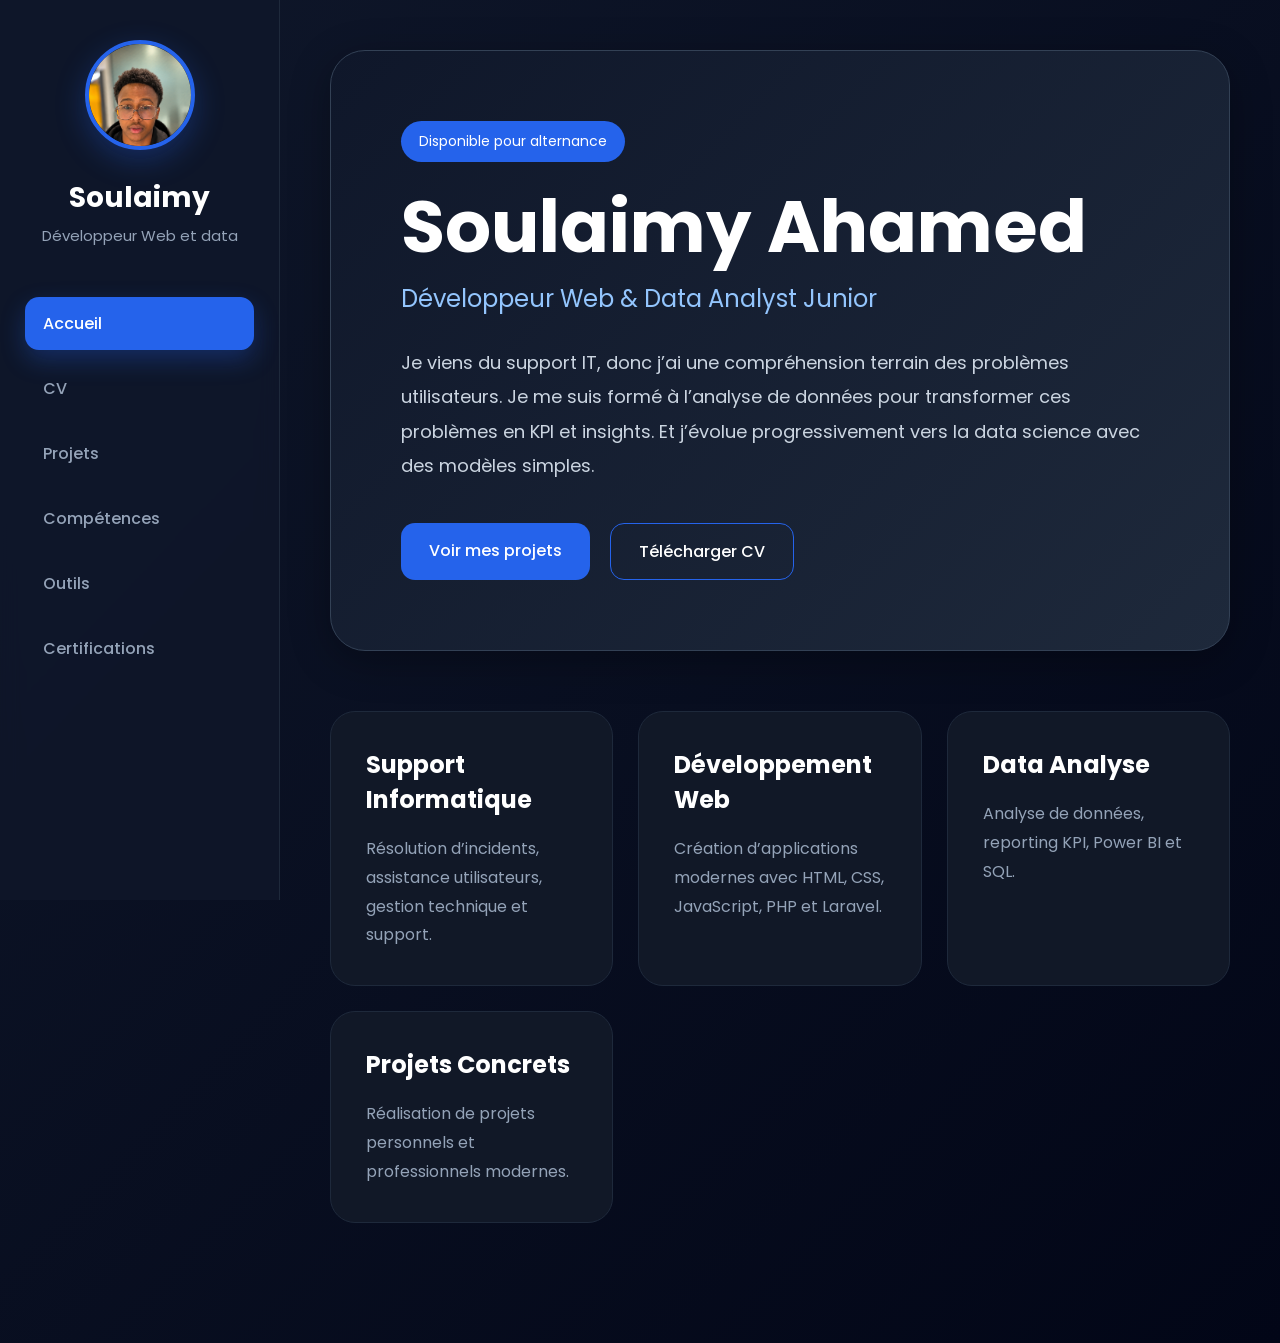
<file: index.html>
<!DOCTYPE html>
<html lang="fr">

<head>

    <meta charset="UTF-8">

    <meta name="viewport" content="width=device-width, initial-scale=1.0">

    <title>Accueil | Soulaimy</title>

    <link rel="stylesheet" href="style.css">

    <link rel="preconnect" href="https://fonts.googleapis.com">

    <link href="https://fonts.googleapis.com/css2?family=Poppins:wght@300;400;500;600;700&display=swap"
        rel="stylesheet">

</head>

<body>

    <!-- SIDEBAR -->

    <aside class="sidebar">

        <div class="profile">

            <img src="asset/images/ChatGPT Image 8 juin 2026, 10_07_49.png" alt="Soulaimy">

            <h2>Soulaimy</h2>

            <p>Développeur Web et data</p>

        </div>

        <nav>

            <a href="index.html" class="active">Accueil</a>

            <a href="cv.html">CV</a>

            <a href="projects.html">Projets</a>

            <a href="skills.html">Compétences</a>

            <a href="tools.html">Outils</a>

            <a href="certifications.html">Certifications</a>

        </nav>

    </aside>

    <!-- MAIN -->

    <main class="main-content">

        <!-- HERO -->
        <section class="hero-dashboard">

            <div class="hero-card">

                <span class="hero-badge">
                    Disponible pour alternance
                </span>

                <h1>
                    Soulaimy Ahamed
                </h1>

                <h2>
                    Développeur Web & Data Analyst Junior
                </h2>

                <p>
                    Je viens du support IT, donc j’ai une compréhension terrain des problèmes utilisateurs.
                    Je me suis formé à l’analyse de données pour transformer ces problèmes en KPI et insights.
                    Et j’évolue progressivement vers la data science avec des modèles simples.
                </p>

                <div class="hero-buttons">

                    <a href="projects.html" class="btn">
                        Voir mes projets
                    </a>

                    <a href="asset/cv/cv de Soulaimy.pdf" class="btn btn-outline" target="_blank">

                        Télécharger CV

                    </a>

                </div>

            </div>

        </section>

        <!-- CARDS -->
        <section class="dashboard-grid">

            <div class="dashboard-card">

                <h3>Support Informatique</h3>

                <p>
                    Résolution d’incidents,
                    assistance utilisateurs,
                    gestion technique et support.
                </p>

            </div>

            <div class="dashboard-card">

                <h3>Développement Web</h3>

                <p>
                    Création d’applications modernes
                    avec HTML, CSS, JavaScript, PHP et Laravel.
                </p>

            </div>

            <div class="dashboard-card">

                <h3>Data Analyse</h3>

                <p>
                    Analyse de données,
                    reporting KPI,
                    Power BI et SQL.
                </p>

            </div>

            <div class="dashboard-card">

                <h3>Projets Concrets</h3>

                <p>
                    Réalisation de projets personnels
                    et professionnels modernes.
                </p>

            </div>

        </section>

    </main>

</body>

</html>
</file>
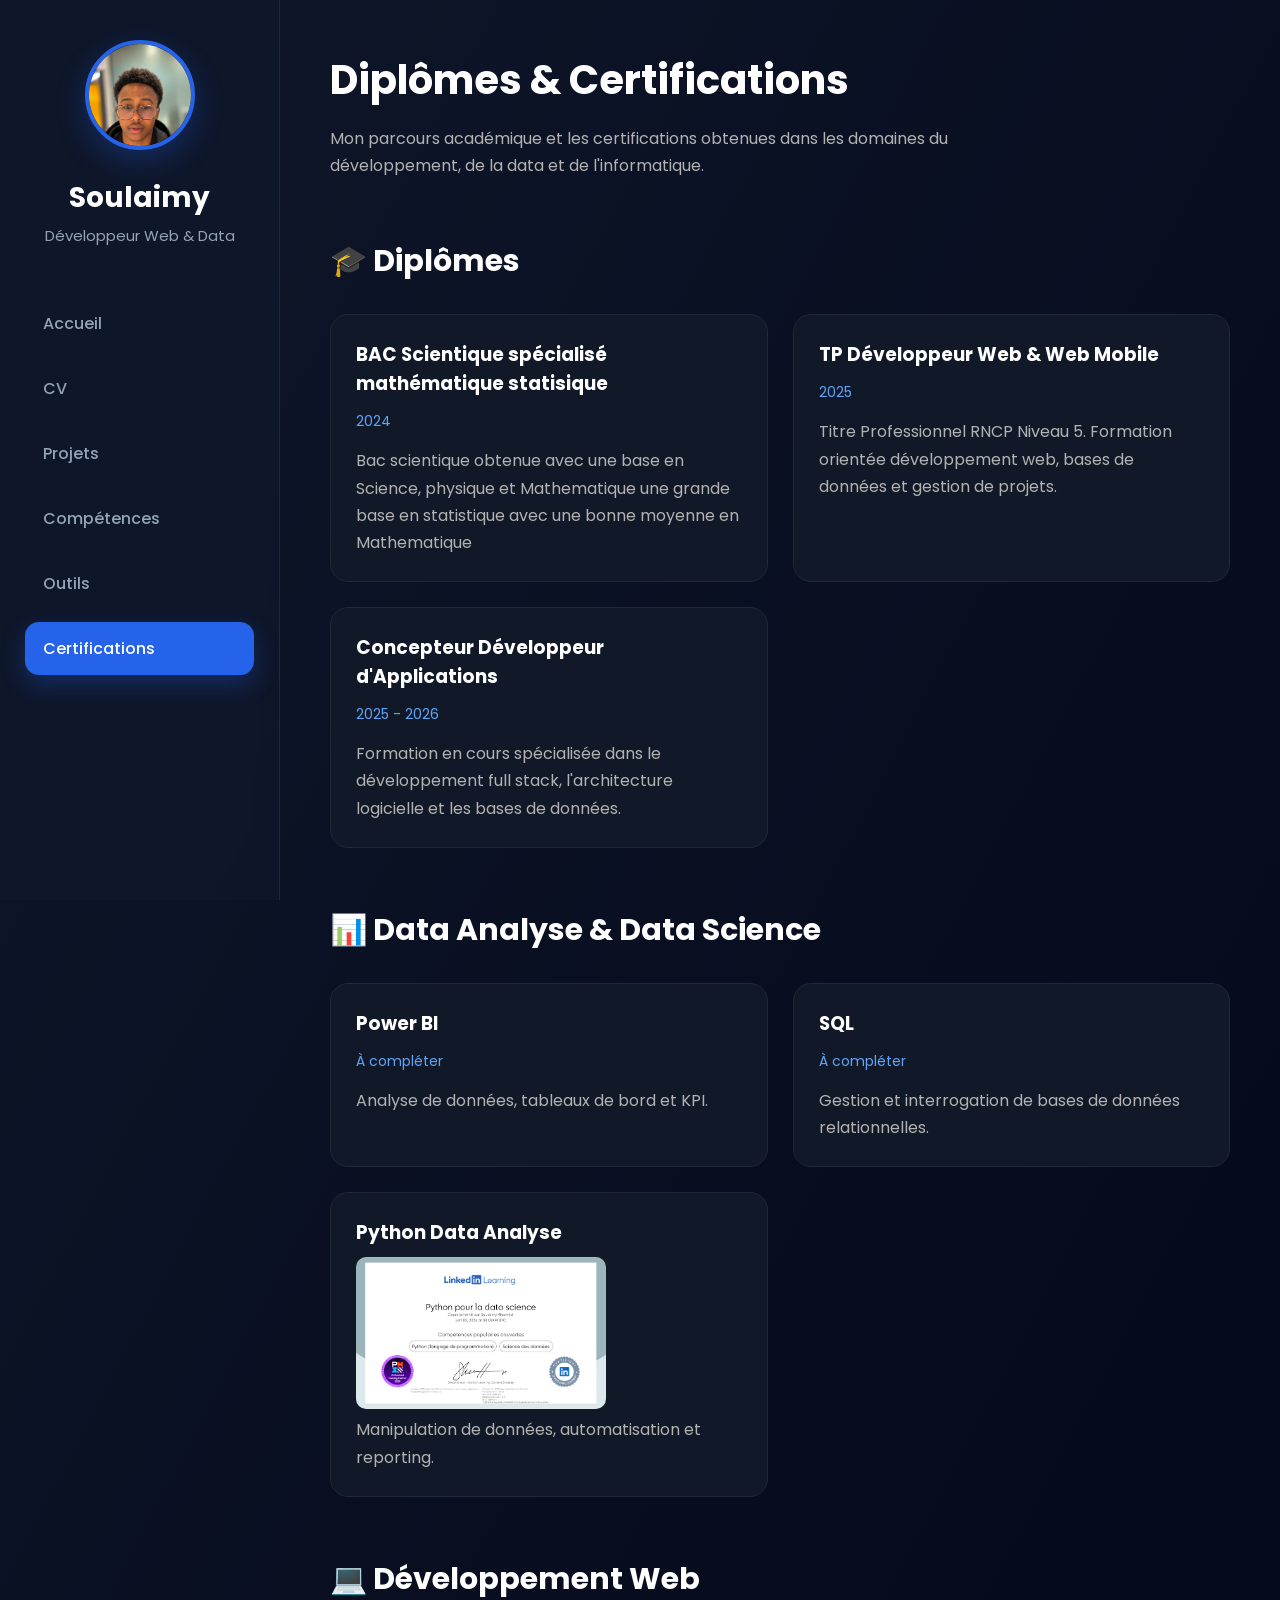
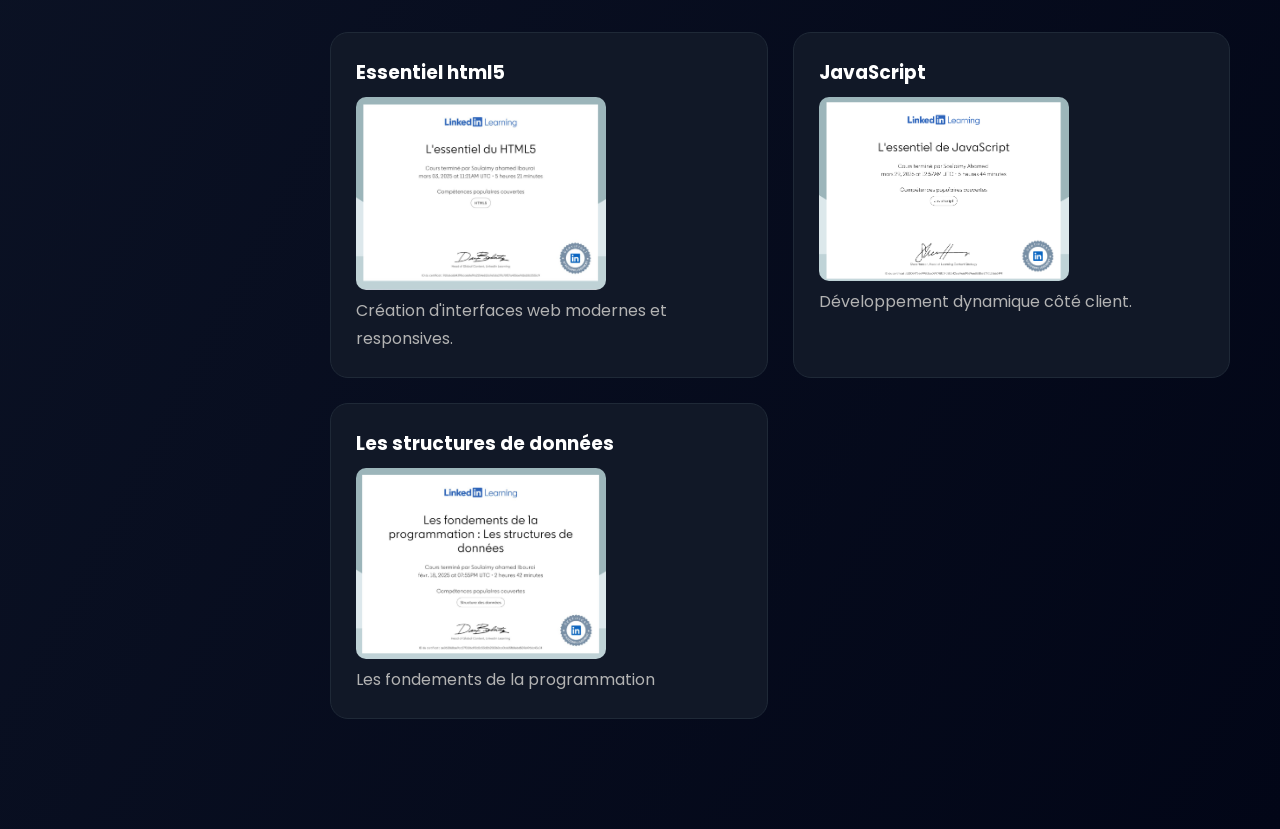
<file: certifications.html>
<!DOCTYPE html>
<html lang="fr">

<head>

    <meta charset="UTF-8">

    <meta name="viewport" content="width=device-width, initial-scale=1.0">

    <title>Certifications | Soulaimy</title>

    <link rel="stylesheet" href="style.css">

    <link rel="preconnect" href="https://fonts.googleapis.com">

    <link href="https://fonts.googleapis.com/css2?family=Poppins:wght@300;400;500;600;700&display=swap"
        rel="stylesheet">

</head>

<body>

    <!-- SIDEBAR -->

    <aside class="sidebar">

        <div class="profile">

            <img src="asset/images/ChatGPT Image 8 juin 2026, 10_07_49.png" alt="Soulaimy">

            <h2>Soulaimy</h2>

            <p>Développeur Web & Data</p>

        </div>

        <nav>

            <a href="index.html">Accueil</a>

            <a href="cv.html">CV</a>

            <a href="projects.html">Projets</a>

            <a href="skills.html">Compétences</a>

            <a href="tools.html">Outils</a>

            <a href="certifications.html" class="active">Certifications</a>

        </nav>

    </aside>

    <!-- MAIN -->

    <main class="main-content">

        <!-- HEADER -->

        <section class="certifications-header">

            <h1>Diplômes & Certifications</h1>

            <p>
                Mon parcours académique et les certifications
                obtenues dans les domaines du développement,
                de la data et de l'informatique.
            </p>

        </section>

        <!-- DIPLOMES -->

        <section class="certification-category">

            <div class="category-title">

                <h2>🎓 Diplômes</h2>

            </div>

            <div class="certifications-grid">

                <div class="certification-card">

                    <h3>BAC Scientique spécialisé mathématique statisique</h3>

                    <span class="cert-date">2024</span>

                    <p>
                        Bac scientique obtenue avec une base en Science, physique et Mathematique
                        une grande base en statistique
                        avec une bonne moyenne en Mathematique
                    </p>

                </div>

                <div class="certification-card">

                    <h3>TP Développeur Web & Web Mobile</h3>

                    <span class="cert-date">2025</span>

                    <p>
                        Titre Professionnel RNCP Niveau 5.
                        Formation orientée développement web,
                        bases de données et gestion de projets.
                    </p>

                </div>

                <div class="certification-card">

                    <h3>Concepteur Développeur d'Applications</h3>

                    <span class="cert-date">2025 - 2026</span>

                    <p>
                        Formation en cours spécialisée
                        dans le développement full stack,
                        l'architecture logicielle et les bases de données.
                    </p>

                </div>

            </div>

        </section>

        <!-- DATA -->

        <section class="certification-category">

            <div class="category-title">

                <h2>📊 Data Analyse & Data Science</h2>

            </div>

            <div class="certifications-grid">

                <div class="certification-card">

                    <h3>Power BI</h3>

                    <span class="cert-date">À compléter</span>

                    <p>
                        Analyse de données,
                        tableaux de bord et KPI.
                    </p>

                </div>

                <div class="certification-card">

                    <h3>SQL</h3>

                    <span class="cert-date">À compléter</span>

                    <p>
                        Gestion et interrogation
                        de bases de données relationnelles.
                    </p>

                </div>

                <div class="certification-card">

                    <h3>Python Data Analyse</h3>

                    <a href="asset/icons/Capture d'écran 2026-06-02 113533.png" target="_blank">
                        <img src="asset/icons/Capture d'écran 2026-06-02 113533.png"
                            alt="Certificat Python Data Science" class="cert-img">
                    </a>

                    <p>
                        Manipulation de données,
                        automatisation et reporting.
                    </p>

                </div>

            </div>

        </section>

        <!-- DEV -->

        <section class="certification-category">

            <div class="category-title">

                <h2>💻 Développement Web</h2>

            </div>

            <div class="certifications-grid">

                <div class="certification-card">

                    <h3>Essentiel html5</h3>

                    <a href="asset/icons/Capture d'écran 2026-06-02 133423.png" target="_blank">
                        <img src="asset/icons/Capture d'écran 2026-06-02 133423.png"
                            alt="Certificat Python Data Science" class="cert-img">
                    </a>


                    <p>
                        Création d'interfaces web
                        modernes et responsives.
                    </p>

                </div>

                <div class="certification-card">

                    <h3>JavaScript</h3>

                    <a href="asset/icons/Capture d'écran 2026-06-02 113918.png" target="_blank">
                        <img src="asset/icons/Capture d'écran 2026-06-02 113918.png"
                            alt="Certificat Python Data Science" class="cert-img">
                    </a>

                    <p>
                        Développement dynamique
                        côté client.
                    </p>

                </div>

                <div class="certification-card">

                    <h3> Les structures de données </h3>

                    <a href="asset/icons/donée.png" target="_blank">
                        <img src="asset/icons/donée.png" alt="Certificat Python Data Science" class="cert-img">
                    </a>

                    <p>
                        Les fondements de la programmation
                    </p>

                </div>

            </div>

        </section>

    </main>

</body>

</html>
</file>
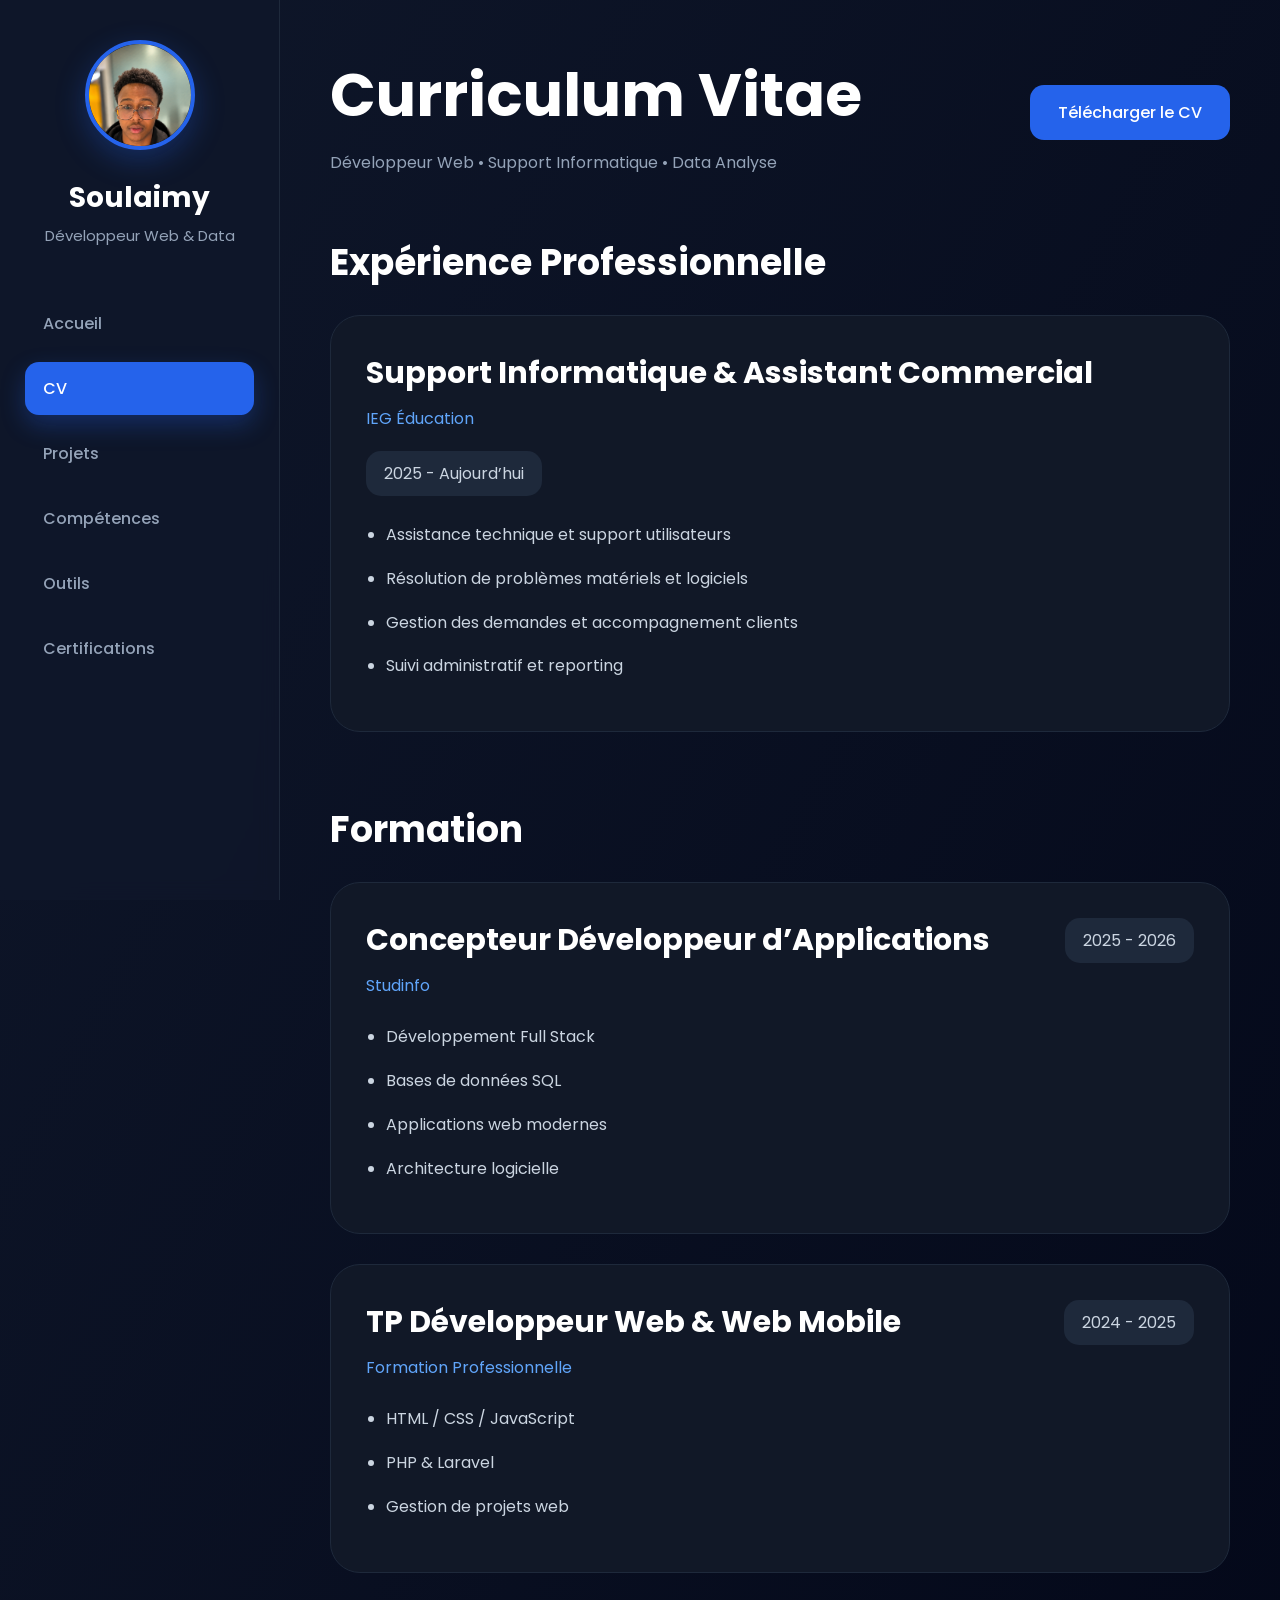
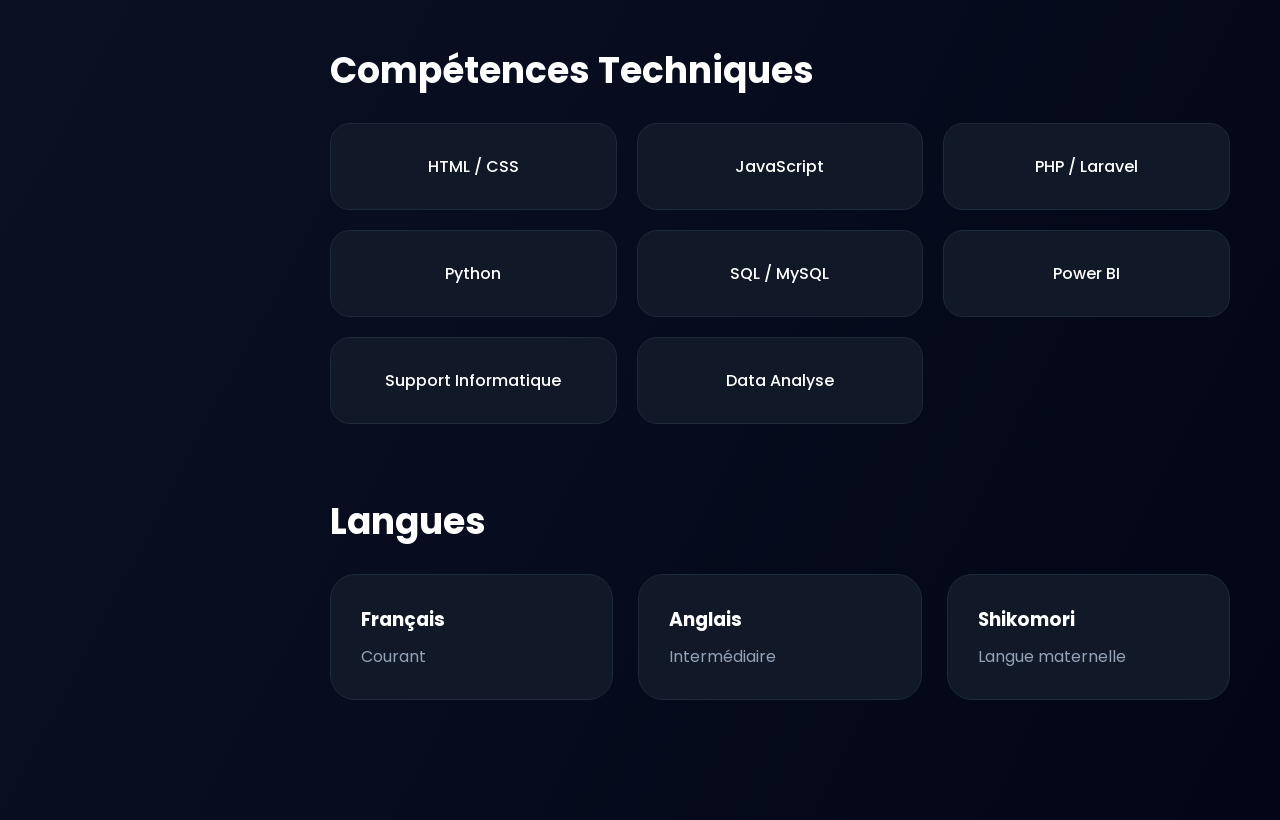
<file: cv.html>
<!DOCTYPE html>
<html lang="fr">

<head>

    <meta charset="UTF-8">

    <meta name="viewport" content="width=device-width, initial-scale=1.0">

    <title>CV | Soulaimy</title>

    <link rel="stylesheet" href="style.css">

    <link rel="preconnect" href="https://fonts.googleapis.com">

    <link href="https://fonts.googleapis.com/css2?family=Poppins:wght@300;400;500;600;700&display=swap"
        rel="stylesheet">

</head>

<body>

    <!-- SIDEBAR -->

    <aside class="sidebar">

        <div class="profile">

            <img src="asset/images/ChatGPT Image 8 juin 2026, 10_07_49.png" alt="Soulaimy">

            <h2>Soulaimy</h2>

            <p>Développeur Web & Data</p>

        </div>

        <nav>

            <a href="index.html">Accueil</a>

            <a href="cv.html" class="active">CV</a>

            <a href="projects.html">Projets</a>

            <a href="skills.html">Compétences</a>

            <a href="tools.html">Outils</a>

            <a href="certifications.html">Certifications</a>

        </nav>

    </aside>

    <!-- MAIN -->

    <main class="main-content">

        <!-- HEADER -->

        <section class="cv-header">

            <div>

                <h1>Curriculum Vitae</h1>

                <p>
                    Développeur Web • Support Informatique • Data Analyse
                </p>

            </div>

            <a href="asset/cv/cv de Soulaimy.pdf" class="btn" target="_blank">

                Télécharger le CV

            </a>

        </section>

        <!-- EXPERIENCE -->

        <section class="cv-section">

            <div class="section-title">

                <h2>Expérience Professionnelle</h2>

            </div>

            <!-- CARD -->

            <div class="timeline-card">

                <div class="timeline-top">

                    <div>

                        <h3>
                            Support Informatique & Assistant Commercial
                        </h3>

                        <h4>IEG Éducation</h4>

                    </div>

                    <span>
                        2025 - Aujourd’hui
                    </span>

                </div>

                <ul>

                    <li>
                        Assistance technique et support utilisateurs
                    </li>

                    <li>
                        Résolution de problèmes matériels et logiciels
                    </li>

                    <li>
                        Gestion des demandes et accompagnement clients
                    </li>

                    <li>
                        Suivi administratif et reporting
                    </li>

                </ul>

            </div>

        </section>

        <!-- FORMATION -->

        <section class="cv-section">

            <div class="section-title">

                <h2>Formation</h2>

            </div>

            <div class="timeline-card">

                <div class="timeline-top">

                    <div>

                        <h3>
                            Concepteur Développeur d’Applications
                        </h3>

                        <h4>Studinfo</h4>

                    </div>

                    <span>
                        2025 - 2026
                    </span>

                </div>

                <ul>

                    <li>
                        Développement Full Stack
                    </li>

                    <li>
                        Bases de données SQL
                    </li>

                    <li>
                        Applications web modernes
                    </li>

                    <li>
                        Architecture logicielle
                    </li>

                </ul>

            </div>

            <div class="timeline-card">

                <div class="timeline-top">

                    <div>

                        <h3>
                            TP Développeur Web & Web Mobile
                        </h3>

                        <h4>Formation Professionnelle</h4>

                    </div>

                    <span>
                        2024 - 2025
                    </span>

                </div>

                <ul>

                    <li>
                        HTML / CSS / JavaScript
                    </li>

                    <li>
                        PHP & Laravel
                    </li>

                    <li>
                        Gestion de projets web
                    </li>

                </ul>

            </div>

        </section>

        <!-- COMPETENCES -->

        <section class="cv-section">

            <div class="section-title">

                <h2>Compétences Techniques</h2>

            </div>

            <div class="skills-cv-grid">

                <div class="skill-box">
                    HTML / CSS
                </div>

                <div class="skill-box">
                    JavaScript
                </div>

                <div class="skill-box">
                    PHP / Laravel
                </div>

                <div class="skill-box">
                    Python
                </div>

                <div class="skill-box">
                    SQL / MySQL
                </div>

                <div class="skill-box">
                    Power BI
                </div>

                <div class="skill-box">
                    Support Informatique
                </div>

                <div class="skill-box">
                    Data Analyse
                </div>

            </div>

        </section>

        <!-- LANGUES -->

        <section class="cv-section">

            <div class="section-title">

                <h2>Langues</h2>

            </div>

            <div class="languages-grid">

                <div class="language-card">

                    <h3>Français</h3>

                    <p>Courant</p>

                </div>

                <div class="language-card">

                    <h3>Anglais</h3>

                    <p>Intermédiaire</p>

                </div>

                <div class="language-card">

                    <h3>Shikomori</h3>

                    <p>Langue maternelle</p>

                </div>

            </div>

        </section>

    </main>

</body>

</html>
</file>
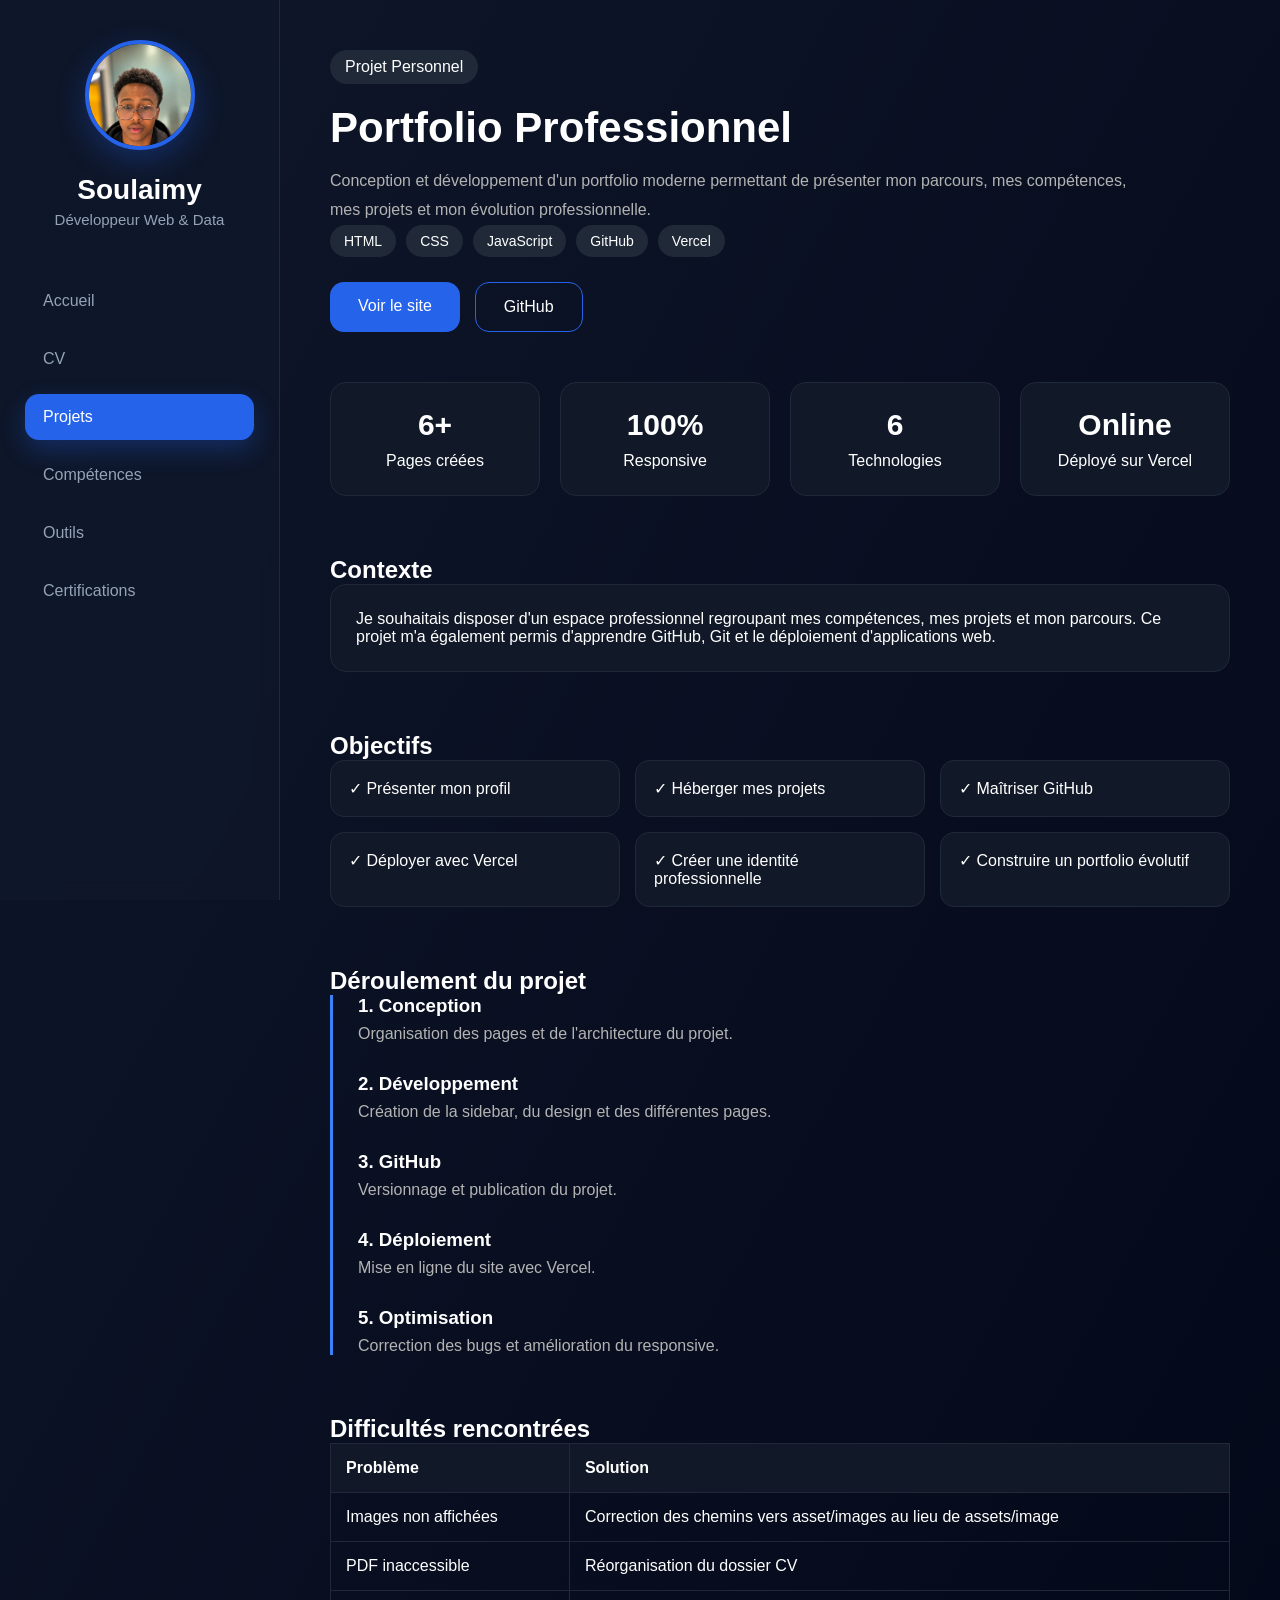
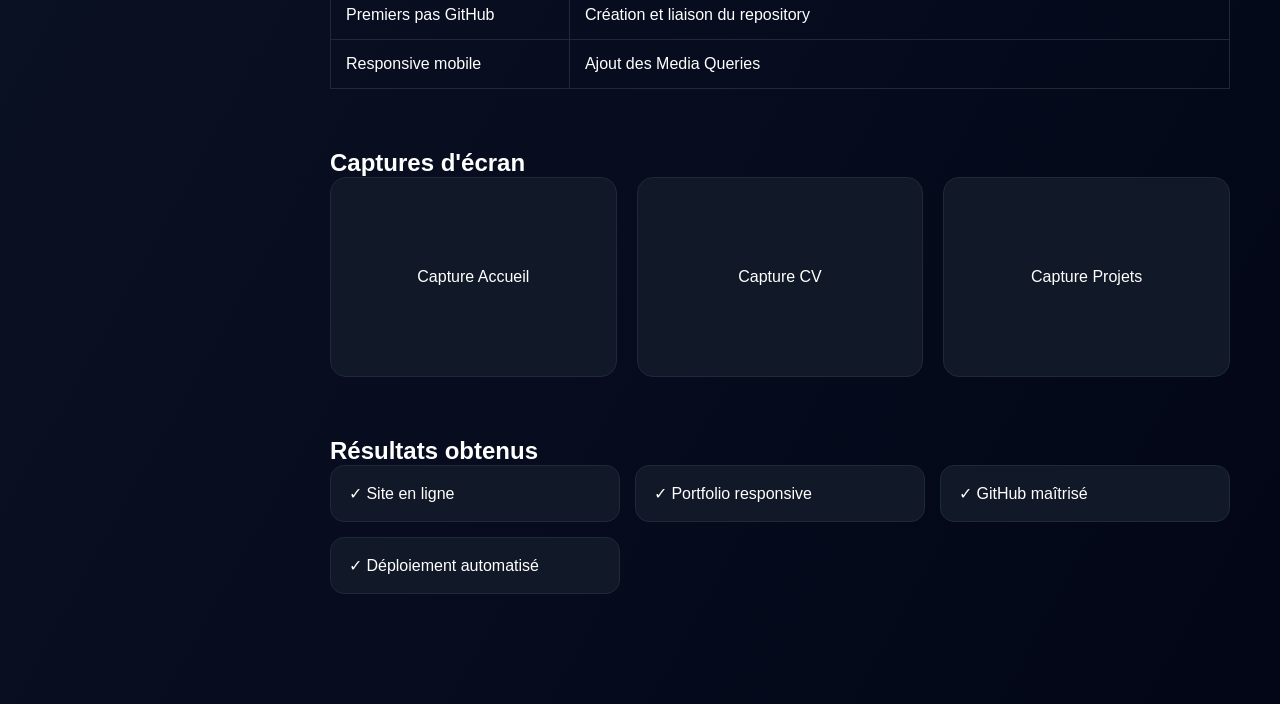
<file: project-portfolio.html>
<!DOCTYPE html>
<html lang="fr">

<head>
    <meta charset="UTF-8">
    <meta name="viewport" content="width=device-width, initial-scale=1.0">
    <title>Portfolio Personnel | Soulaimy</title>

    <link rel="stylesheet" href="style.css">
</head>

<body>

    <aside class="sidebar">

        <div class="profile">

            <img src="asset/images/ChatGPT Image 8 juin 2026, 10_07_49.png" alt="Soulaimy">

            <h2>Soulaimy</h2>

            <p>Développeur Web & Data</p>

        </div>

        <nav>

            <a href="index.html">Accueil</a>

            <a href="cv.html">CV</a>

            <a href="projects.html" class="active">Projets</a>

            <a href="skills.html">Compétences</a>

            <a href="tools.html">Outils</a>

            <a href="certifications.html">Certifications</a>

        </nav>

    </aside>

    <main class="main-content">

        <!-- HERO -->

        <section class="project-hero">

            <div>

                <span class="project-badge">Projet Personnel</span>

                <h1>Portfolio Professionnel</h1>

                <p>
                    Conception et développement d'un portfolio moderne
                    permettant de présenter mon parcours, mes compétences,
                    mes projets et mon évolution professionnelle.
                </p>

                <div class="project-stack">

                    <span>HTML</span>
                    <span>CSS</span>
                    <span>JavaScript</span>
                    <span>GitHub</span>
                    <span>Vercel</span>

                </div>

                <div class="project-buttons">

                    <a href="#" class="btn">
                        Voir le site
                    </a>

                    <a href="#" class="btn btn-outline">
                        GitHub
                    </a>

                </div>

            </div>

        </section>

        <!-- STATS -->

        <section class="project-stats">

            <div class="stat-card">
                <h3>6+</h3>
                <p>Pages créées</p>
            </div>

            <div class="stat-card">
                <h3>100%</h3>
                <p>Responsive</p>
            </div>

            <div class="stat-card">
                <h3>6</h3>
                <p>Technologies</p>
            </div>

            <div class="stat-card">
                <h3>Online</h3>
                <p>Déployé sur Vercel</p>
            </div>

        </section>

        <!-- CONTEXTE -->

        <section class="project-section">

            <h2>Contexte</h2>

            <div class="detail-card">

                <p>
                    Je souhaitais disposer d'un espace professionnel
                    regroupant mes compétences, mes projets et mon parcours.
                    Ce projet m'a également permis d'apprendre GitHub,
                    Git et le déploiement d'applications web.
                </p>

            </div>

        </section>

        <!-- OBJECTIFS -->

        <section class="project-section">

            <h2>Objectifs</h2>

            <div class="check-grid">

                <div class="check-card">✓ Présenter mon profil</div>

                <div class="check-card">✓ Héberger mes projets</div>

                <div class="check-card">✓ Maîtriser GitHub</div>

                <div class="check-card">✓ Déployer avec Vercel</div>

                <div class="check-card">✓ Créer une identité professionnelle</div>

                <div class="check-card">✓ Construire un portfolio évolutif</div>

            </div>

        </section>

        <!-- TIMELINE -->

        <section class="project-section">

            <h2>Déroulement du projet</h2>

            <div class="timeline">

                <div class="timeline-item">
                    <h3>1. Conception</h3>
                    <p>Organisation des pages et de l'architecture du projet.</p>
                </div>

                <div class="timeline-item">
                    <h3>2. Développement</h3>
                    <p>Création de la sidebar, du design et des différentes pages.</p>
                </div>

                <div class="timeline-item">
                    <h3>3. GitHub</h3>
                    <p>Versionnage et publication du projet.</p>
                </div>

                <div class="timeline-item">
                    <h3>4. Déploiement</h3>
                    <p>Mise en ligne du site avec Vercel.</p>
                </div>

                <div class="timeline-item">
                    <h3>5. Optimisation</h3>
                    <p>Correction des bugs et amélioration du responsive.</p>
                </div>

            </div>

        </section>

        <!-- DIFFICULTÉS -->

        <section class="project-section">

            <h2>Difficultés rencontrées</h2>

            <div class="table-container">

                <table class="project-table">

                    <thead>

                        <tr>
                            <th>Problème</th>
                            <th>Solution</th>
                        </tr>

                    </thead>

                    <tbody>

                        <tr>
                            <td>Images non affichées</td>
                            <td>Correction des chemins vers asset/images au lieu de assets/image</td>
                        </tr>

                        <tr>
                            <td>PDF inaccessible</td>
                            <td>Réorganisation du dossier CV</td>
                        </tr>

                        <tr>
                            <td>Premiers pas GitHub</td>
                            <td>Création et liaison du repository</td>
                        </tr>

                        <tr>
                            <td>Responsive mobile</td>
                            <td>Ajout des Media Queries</td>
                        </tr>

                    </tbody>

                </table>

            </div>

        </section>

        <!-- GALERIE -->

        <section class="project-section">

            <h2>Captures d'écran</h2>

            <div class="gallery-grid">

                <div class="gallery-card">
                    Capture Accueil
                </div>

                <div class="gallery-card">
                    Capture CV
                </div>

                <div class="gallery-card">
                    Capture Projets
                </div>

            </div>

        </section>

        <!-- RESULTATS -->

        <section class="project-section">

            <h2>Résultats obtenus</h2>

            <div class="check-grid">

                <div class="check-card">✓ Site en ligne</div>

                <div class="check-card">✓ Portfolio responsive</div>

                <div class="check-card">✓ GitHub maîtrisé</div>

                <div class="check-card">✓ Déploiement automatisé</div>

            </div>

        </section>

    </main>

</body>

</html>
</file>
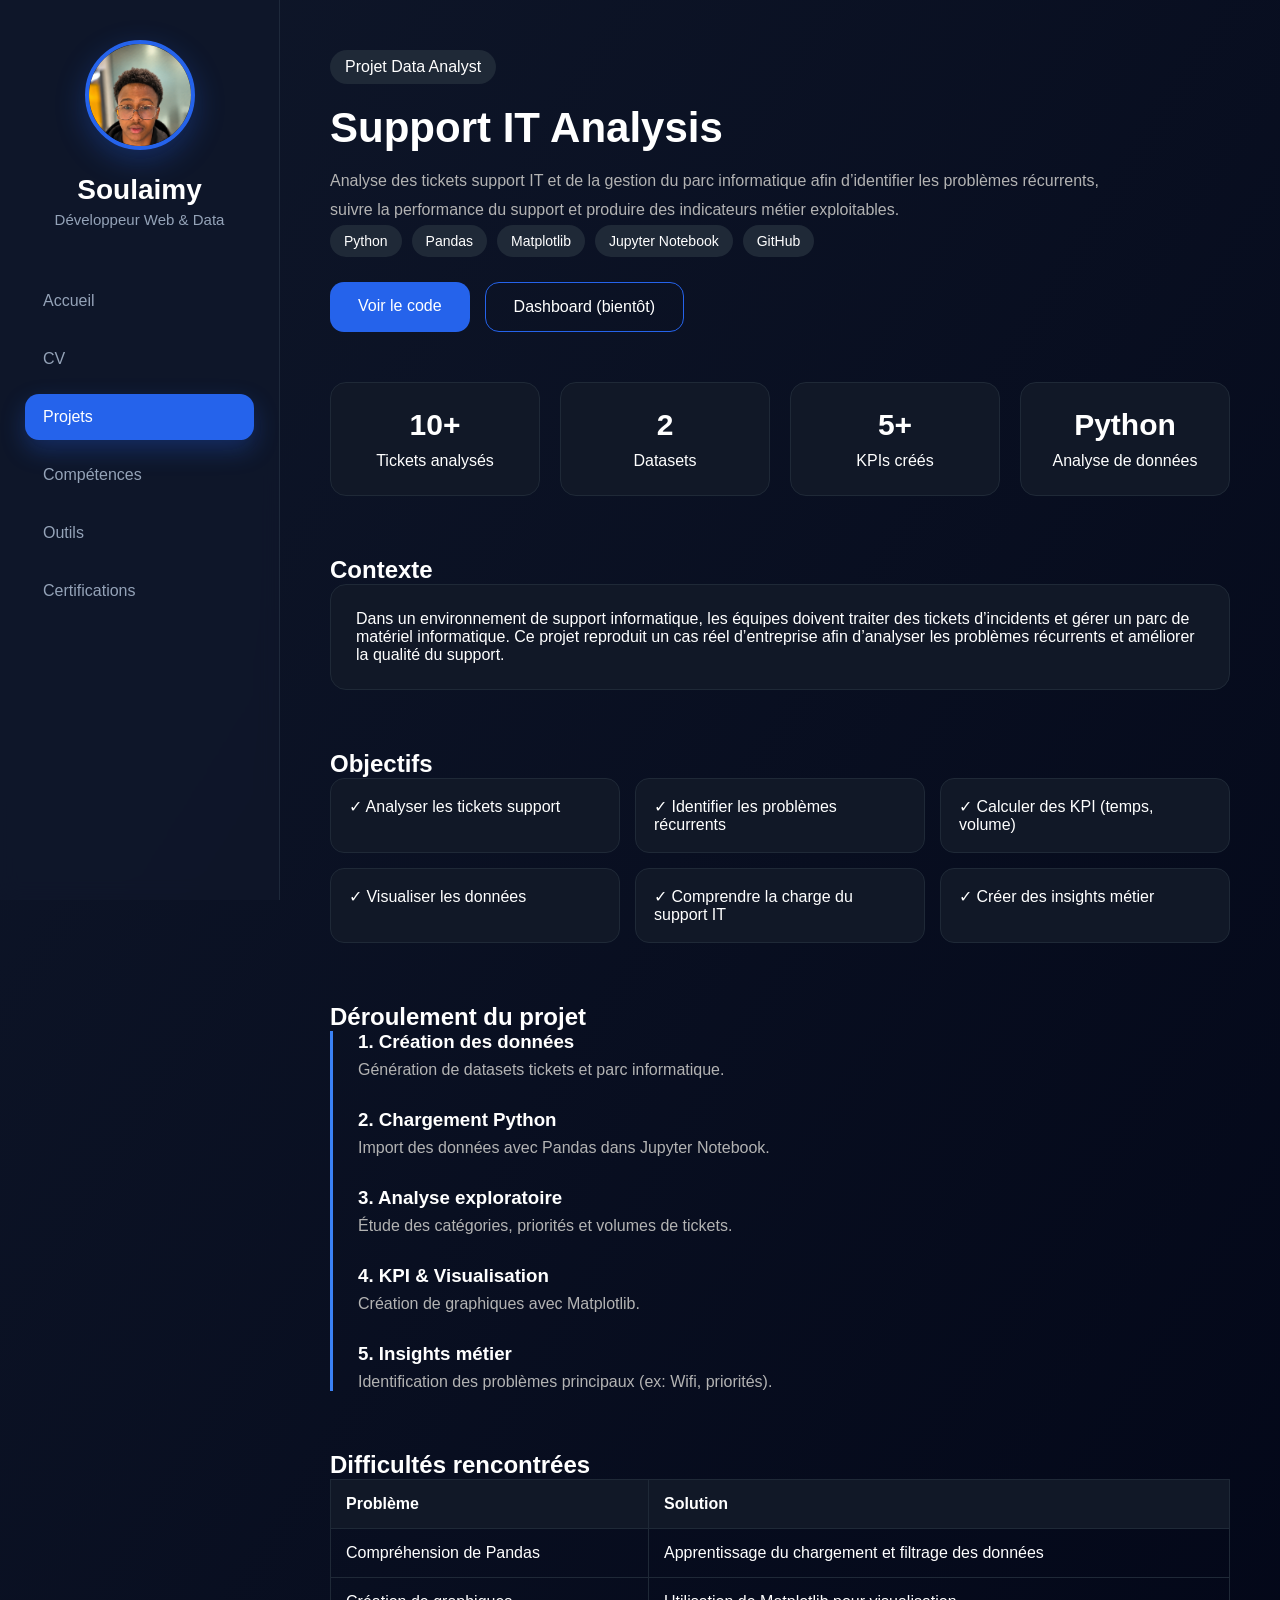
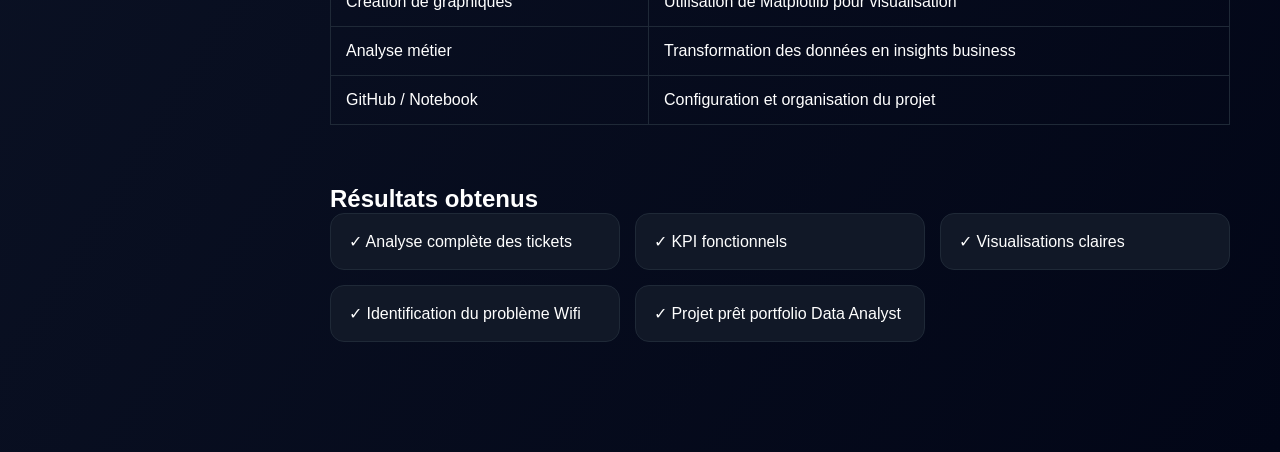
<file: project-support-it-analysis.html>
<!DOCTYPE html>
<html lang="fr">

<head>
    <meta charset="UTF-8">
    <meta name="viewport" content="width=device-width, initial-scale=1.0">
    <title>Support IT Analysis | Projet Data Analyst</title>

    <link rel="stylesheet" href="style.css">
</head>

<body>

    <aside class="sidebar">

        <div class="profile">

            <img src="asset/images/ChatGPT Image 8 juin 2026, 10_07_49.png" alt="Soulaimy">

            <h2>Soulaimy</h2>

            <p>Développeur Web & Data</p>

        </div>

        <nav>

            <a href="index.html">Accueil</a>
            <a href="cv.html">CV</a>
            <a href="projects.html" class="active">Projets</a>
            <a href="skills.html">Compétences</a>
            <a href="tools.html">Outils</a>
            <a href="certifications.html">Certifications</a>

        </nav>

    </aside>

    <main class="main-content">

        <!-- HERO -->

        <section class="project-hero">

            <div>

                <span class="project-badge">Projet Data Analyst</span>

                <h1>Support IT Analysis</h1>

                <p>
                    Analyse des tickets support IT et de la gestion du parc informatique
                    afin d’identifier les problèmes récurrents, suivre la performance du support
                    et produire des indicateurs métier exploitables.
                </p>

                <div class="project-stack">

                    <span>Python</span>
                    <span>Pandas</span>
                    <span>Matplotlib</span>
                    <span>Jupyter Notebook</span>
                    <span>GitHub</span>

                </div>

                <div class="project-buttons">

                    <a href="https://github.com/Soulaimy/support-it-school-analysis" class="btn" target="_blank">
                        Voir le code
                    </a>

                    <a href="#" class="btn btn-outline">
                        Dashboard (bientôt)
                    </a>

                </div>

            </div>

        </section>

        <!-- STATS -->

        <section class="project-stats">

            <div class="stat-card">
                <h3>10+</h3>
                <p>Tickets analysés</p>
            </div>

            <div class="stat-card">
                <h3>2</h3>
                <p>Datasets</p>
            </div>

            <div class="stat-card">
                <h3>5+</h3>
                <p>KPIs créés</p>
            </div>

            <div class="stat-card">
                <h3>Python</h3>
                <p>Analyse de données</p>
            </div>

        </section>

        <!-- CONTEXTE -->

        <section class="project-section">

            <h2>Contexte</h2>

            <div class="detail-card">

                <p>
                    Dans un environnement de support informatique, les équipes doivent traiter
                    des tickets d’incidents et gérer un parc de matériel informatique.
                    Ce projet reproduit un cas réel d’entreprise afin d’analyser les problèmes
                    récurrents et améliorer la qualité du support.
                </p>

            </div>

        </section>

        <!-- OBJECTIFS -->

        <section class="project-section">

            <h2>Objectifs</h2>

            <div class="check-grid">

                <div class="check-card">✓ Analyser les tickets support</div>
                <div class="check-card">✓ Identifier les problèmes récurrents</div>
                <div class="check-card">✓ Calculer des KPI (temps, volume)</div>
                <div class="check-card">✓ Visualiser les données</div>
                <div class="check-card">✓ Comprendre la charge du support IT</div>
                <div class="check-card">✓ Créer des insights métier</div>

            </div>

        </section>

        <!-- TIMELINE -->

        <section class="project-section">

            <h2>Déroulement du projet</h2>

            <div class="timeline">

                <div class="timeline-item">
                    <h3>1. Création des données</h3>
                    <p>Génération de datasets tickets et parc informatique.</p>
                </div>

                <div class="timeline-item">
                    <h3>2. Chargement Python</h3>
                    <p>Import des données avec Pandas dans Jupyter Notebook.</p>
                </div>

                <div class="timeline-item">
                    <h3>3. Analyse exploratoire</h3>
                    <p>Étude des catégories, priorités et volumes de tickets.</p>
                </div>

                <div class="timeline-item">
                    <h3>4. KPI & Visualisation</h3>
                    <p>Création de graphiques avec Matplotlib.</p>
                </div>

                <div class="timeline-item">
                    <h3>5. Insights métier</h3>
                    <p>Identification des problèmes principaux (ex: Wifi, priorités).</p>
                </div>

            </div>

        </section>

        <!-- DIFFICULTÉS -->

        <section class="project-section">

            <h2>Difficultés rencontrées</h2>

            <div class="table-container">

                <table class="project-table">

                    <thead>
                        <tr>
                            <th>Problème</th>
                            <th>Solution</th>
                        </tr>
                    </thead>

                    <tbody>

                        <tr>
                            <td>Compréhension de Pandas</td>
                            <td>Apprentissage du chargement et filtrage des données</td>
                        </tr>

                        <tr>
                            <td>Création de graphiques</td>
                            <td>Utilisation de Matplotlib pour visualisation</td>
                        </tr>

                        <tr>
                            <td>Analyse métier</td>
                            <td>Transformation des données en insights business</td>
                        </tr>

                        <tr>
                            <td>GitHub / Notebook</td>
                            <td>Configuration et organisation du projet</td>
                        </tr>

                    </tbody>

                </table>

            </div>

        </section>

        <!-- RESULTATS -->

        <section class="project-section">

            <h2>Résultats obtenus</h2>

            <div class="check-grid">

                <div class="check-card">✓ Analyse complète des tickets</div>
                <div class="check-card">✓ KPI fonctionnels</div>
                <div class="check-card">✓ Visualisations claires</div>
                <div class="check-card">✓ Identification du problème Wifi</div>
                <div class="check-card">✓ Projet prêt portfolio Data Analyst</div>

            </div>

        </section>

    </main>

</body>

</html>
</file>
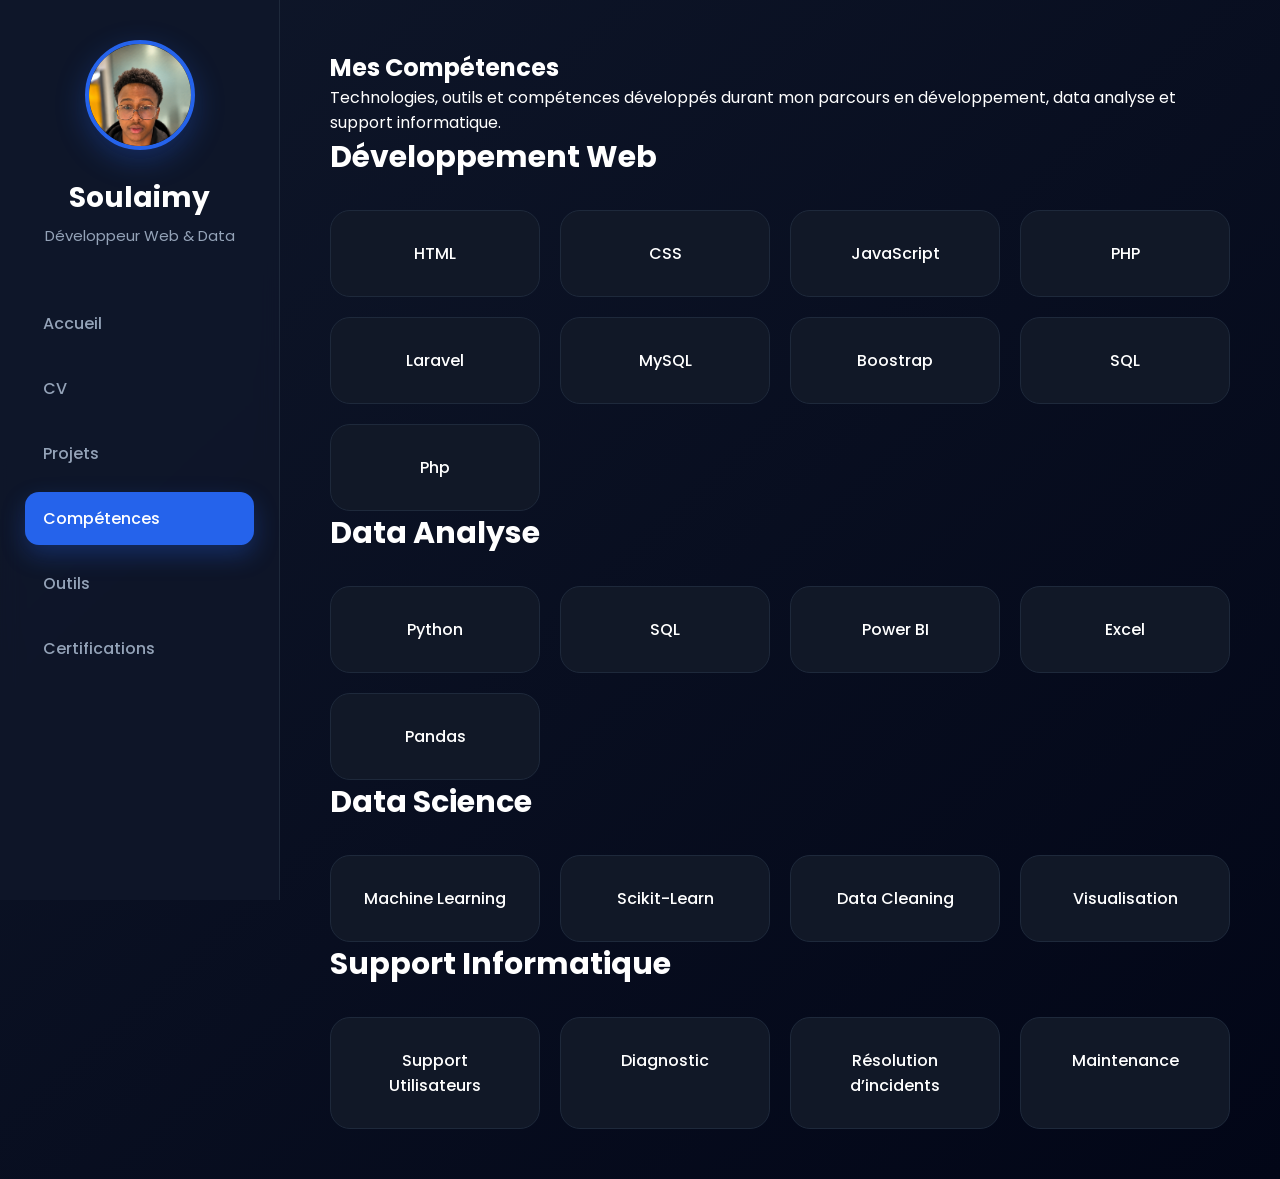
<file: skills.html>
<!DOCTYPE html>
<html lang="fr">

<head>

    <meta charset="UTF-8">

    <meta name="viewport" content="width=device-width, initial-scale=1.0">

    <title>Compétences | Soulaimy</title>

    <link rel="stylesheet" href="style.css">

    <link rel="preconnect" href="https://fonts.googleapis.com">

    <link href="https://fonts.googleapis.com/css2?family=Poppins:wght@300;400;500;600;700&display=swap"
        rel="stylesheet">

</head>

<body>

    <!-- SIDEBAR -->

    <aside class="sidebar">

        <div class="profile">

            <img src="asset/images/ChatGPT Image 8 juin 2026, 10_07_49.png" alt="Soulaimy">

            <h2>Soulaimy</h2>

            <p>Développeur Web & Data</p>

        </div>

        <nav>

            <a href="index.html">Accueil</a>

            <a href="cv.html">CV</a>

            <a href="projects.html">Projets</a>

            <a href="skills.html" class="active">Compétences</a>

            <a href="tools.html">Outils</a>

            <a href="certifications.html">Certifications</a>

        </nav>

    </aside>

    <!-- MAIN -->

    <main class="main-content">

        <!-- HEADER -->

        <section class="skills-header">

            <h1>Mes Compétences</h1>

            <p>
                Technologies, outils et compétences
                développés durant mon parcours en développement,
                data analyse et support informatique.
            </p>

        </section>

        <!-- WEB -->

        <section class="skills-category">

            <div class="category-title">

                <h2>Développement Web</h2>

            </div>

            <div class="skills-grid">

                <div class="skill-card">HTML</div>
                <div class="skill-card">CSS</div>
                <div class="skill-card">JavaScript</div>
                <div class="skill-card">PHP</div>
                <div class="skill-card">Laravel</div>
                <div class="skill-card">MySQL</div>
                <div class="skill-card">Boostrap</div>
                <div class="skill-card">SQL</div>
                <div class="skill-card">Php</div>


            </div>

        </section>

        <!-- DATA ANALYST -->

        <section class="skills-category">

            <div class="category-title">

                <h2>Data Analyse</h2>

            </div>

            <div class="skills-grid">

                <div class="skill-card">Python</div>
                <div class="skill-card">SQL</div>
                <div class="skill-card">Power BI</div>
                <div class="skill-card">Excel</div>
                <div class="skill-card">Pandas</div>

            </div>

        </section>

        <!-- DATA SCIENCE -->

        <section class="skills-category">

            <div class="category-title">

                <h2>Data Science</h2>

            </div>

            <div class="skills-grid">

                <div class="skill-card">Machine Learning</div>
                <div class="skill-card">Scikit-Learn</div>
                <div class="skill-card">Data Cleaning</div>
                <div class="skill-card">Visualisation</div>

            </div>

        </section>

        <!-- SUPPORT -->

        <section class="skills-category">

            <div class="category-title">

                <h2>Support Informatique</h2>

            </div>

            <div class="skills-grid">

                <div class="skill-card">Support Utilisateurs</div>
                <div class="skill-card">Diagnostic</div>
                <div class="skill-card">Résolution d’incidents</div>
                <div class="skill-card">Maintenance</div>

            </div>

        </section>

    </main>

</body>

</html>
</file>
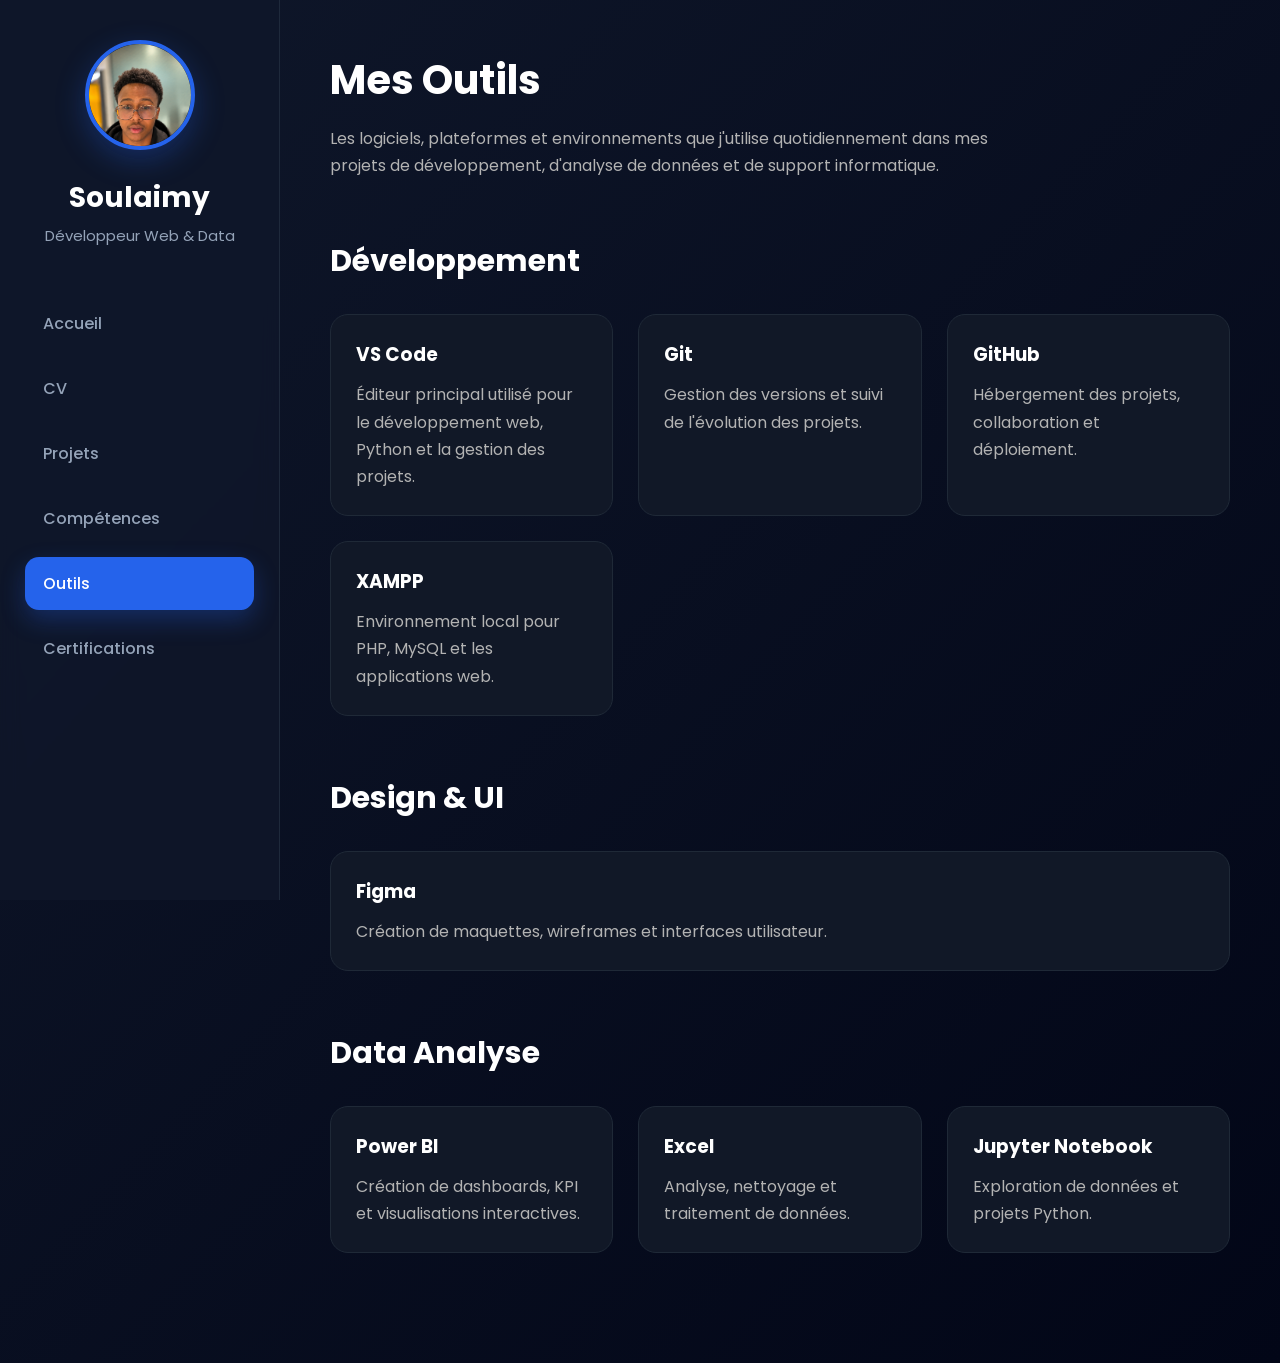
<file: tools.html>
<!DOCTYPE html>
<html lang="fr">

<head>

    <meta charset="UTF-8">

    <meta name="viewport" content="width=device-width, initial-scale=1.0">

    <title>Outils | Soulaimy</title>

    <link rel="stylesheet" href="style.css">

    <link rel="preconnect" href="https://fonts.googleapis.com">

    <link href="https://fonts.googleapis.com/css2?family=Poppins:wght@300;400;500;600;700&display=swap"
        rel="stylesheet">

</head>

<body>

    <!-- SIDEBAR -->

    <aside class="sidebar">

        <div class="profile">

            <img src="asset/images/ChatGPT Image 8 juin 2026, 10_07_49.png" alt="Soulaimy">

            <h2>Soulaimy</h2>

            <p>Développeur Web & Data</p>

        </div>

        <nav>

            <a href="index.html">Accueil</a>

            <a href="cv.html">CV</a>

            <a href="projects.html">Projets</a>

            <a href="skills.html">Compétences</a>

            <a href="tools.html" class="active">Outils</a>

            <a href="certifications.html">Certifications</a>

        </nav>

    </aside>

    <!-- MAIN -->

    <main class="main-content">

        <section class="tools-header">

            <h1>Mes Outils</h1>

            <p>
                Les logiciels, plateformes et environnements que j'utilise
                quotidiennement dans mes projets de développement,
                d'analyse de données et de support informatique.
            </p>

        </section>

        <!-- Développement -->

        <section class="tools-category">

            <div class="category-title">

                <h2>Développement</h2>

            </div>

            <div class="tools-grid">

                <div class="tool-card">

                    <h3>VS Code</h3>

                    <p>
                        Éditeur principal utilisé pour le développement web,
                        Python et la gestion des projets.
                    </p>

                </div>

                <div class="tool-card">

                    <h3>Git</h3>

                    <p>
                        Gestion des versions et suivi de l'évolution
                        des projets.
                    </p>

                </div>

                <div class="tool-card">

                    <h3>GitHub</h3>

                    <p>
                        Hébergement des projets, collaboration
                        et déploiement.
                    </p>

                </div>

                <div class="tool-card">

                    <h3>XAMPP</h3>

                    <p>
                        Environnement local pour PHP,
                        MySQL et les applications web.
                    </p>

                </div>

            </div>

        </section>

        <!-- Design -->

        <section class="tools-category">

            <div class="category-title">

                <h2>Design & UI</h2>

            </div>

            <div class="tools-grid">

                <div class="tool-card">

                    <h3>Figma</h3>

                    <p>
                        Création de maquettes,
                        wireframes et interfaces utilisateur.
                    </p>

                </div>

            </div>

        </section>

        <!-- Data -->

        <section class="tools-category">

            <div class="category-title">

                <h2>Data Analyse</h2>

            </div>

            <div class="tools-grid">

                <div class="tool-card">

                    <h3>Power BI</h3>

                    <p>
                        Création de dashboards,
                        KPI et visualisations interactives.
                    </p>

                </div>

                <div class="tool-card">

                    <h3>Excel</h3>

                    <p>
                        Analyse, nettoyage et traitement
                        de données.
                    </p>

                </div>

                <div class="tool-card">

                    <h3>Jupyter Notebook</h3>

                    <p>
                        Exploration de données et projets Python.
                    </p>

                </div>

            </div>

        </section>

    </main>

</body>

</html>
</file>
<file: style.css>
/* =========================
   RESET
========================= */

* {
    margin: 0;
    padding: 0;
    box-sizing: border-box;
}

html {
    scroll-behavior: smooth;
}

body {
    font-family: 'Poppins', sans-serif;

    background: linear-gradient(to bottom right,
            #0f172a,
            #020617);

    color: white;

    display: flex;

    overflow-x: hidden;
}

/* =========================
   SIDEBAR
========================= */

.sidebar {
    width: 280px;
    height: 100vh;

    position: fixed;
    top: 0;
    left: 0;

    background: rgba(15, 23, 42, 0.95);

    backdrop-filter: blur(10px);

    border-right: 1px solid #1e293b;

    padding: 40px 25px;

    display: flex;
    flex-direction: column;

    z-index: 1000;
}

/* PROFILE */

.profile {
    text-align: center;

    margin-bottom: 50px;
}

.profile img {
    width: 110px;
    height: 110px;

    border-radius: 50%;

    object-fit: cover;

    border: 4px solid #2563eb;

    margin-bottom: 20px;

    box-shadow: 0 10px 30px rgba(37, 99, 235, 0.3);
}

.profile h2 {
    font-size: 28px;

    margin-bottom: 5px;
}

.profile p {
    color: #94a3b8;

    font-size: 15px;
}

/* NAVIGATION */

nav {
    display: flex;
    flex-direction: column;

    gap: 12px;
}

nav a {
    text-decoration: none;

    color: #94a3b8;

    padding: 14px 18px;

    border-radius: 14px;

    transition: 0.3s;

    font-weight: 500;
}

nav a:hover {
    background: #1e293b;

    color: white;

    transform: translateX(5px);
}

nav a.active {
    background: #2563eb;

    color: white;

    box-shadow: 0 10px 25px rgba(37, 99, 235, 0.3);
}

/* SOCIALS */

.socials {
    margin-top: auto;

    display: flex;

    gap: 15px;

    justify-content: center;
}

.socials a {
    width: 45px;
    height: 45px;

    border-radius: 12px;

    background: #111827;

    display: flex;

    align-items: center;
    justify-content: center;

    color: #94a3b8;

    text-decoration: none;

    transition: 0.3s;
}

.socials a:hover {
    background: #2563eb;

    color: white;
}

/* =========================
   MAIN
========================= */

.main-content {
    margin-left: 280px;

    width: 100%;

    padding: 50px;
}

/* =========================
   HERO
========================= */

.hero-dashboard {
    margin-bottom: 60px;
}

.hero-card {
    background: linear-gradient(135deg,
            #0f172a,
            #1e293b);

    border: 1px solid #334155;

    border-radius: 35px;

    padding: 70px;

    position: relative;

    overflow: hidden;

    box-shadow:
        0 10px 40px rgba(0, 0, 0, 0.3);
}

.hero-badge {
    background: #2563eb;

    padding: 10px 18px;

    border-radius: 30px;

    display: inline-block;

    font-size: 14px;

    margin-bottom: 25px;
}

.hero-card h1 {
    font-size: 72px;

    line-height: 1.1;

    margin-bottom: 15px;
}

.hero-card h2 {
    color: #93c5fd;

    font-weight: 400;

    margin-bottom: 30px;
}

.hero-card p {
    max-width: 750px;

    color: #cbd5e1;

    line-height: 1.9;

    font-size: 18px;
}

/* HERO BUTTONS */

.hero-buttons {
    margin-top: 40px;

    display: flex;

    gap: 20px;

    flex-wrap: wrap;
}

.btn {
    background: #2563eb;

    color: white;

    text-decoration: none;

    padding: 15px 28px;

    border-radius: 14px;

    transition: 0.3s;

    font-weight: 500;
}

.btn:hover {
    transform: translateY(-5px);

    box-shadow:
        0 10px 25px rgba(37, 99, 235, 0.3);
}

.btn-outline {
    background: transparent;

    border: 1px solid #2563eb;
}

/* =========================
   DASHBOARD CARDS
========================= */

.dashboard-grid {
    display: grid;

    grid-template-columns:
        repeat(auto-fit, minmax(250px, 1fr));

    gap: 25px;

    margin-bottom: 70px;
}

.dashboard-card {
    background: #111827;

    border: 1px solid #1e293b;

    border-radius: 25px;

    padding: 35px;

    transition: 0.3s;
}

.dashboard-card:hover {
    transform: translateY(-8px);

    border-color: #2563eb;

    box-shadow:
        0 15px 35px rgba(0, 0, 0, 0.3);
}

.dashboard-card h3 {
    margin-bottom: 18px;

    font-size: 24px;
}

.dashboard-card p {
    color: #94a3b8;

    line-height: 1.8;
}

/* =========================
   SECTION
========================= */

.section {
    margin-top: 90px;
}

.section h2 {
    font-size: 42px;

    margin-bottom: 35px;
}

/* =========================
   SKILLS
========================= */

.skills-grid {
    display: grid;

    grid-template-columns:
        repeat(auto-fit, minmax(170px, 1fr));

    gap: 20px;
}

.skill-card {
    background: #111827;

    border: 1px solid #1e293b;

    padding: 30px;

    border-radius: 20px;

    text-align: center;

    transition: 0.3s;

    font-weight: 500;
}

.skill-card:hover {
    transform: translateY(-5px);

    background: #2563eb;
}

/* =========================
   EXPERIENCE
========================= */

.experience-card {
    background: #111827;

    border: 1px solid #1e293b;

    padding: 40px;

    border-radius: 30px;
}

.experience-card h2 {
    margin-bottom: 20px;
}

.experience-card h3 {
    margin-bottom: 10px;
}

.experience-card span {
    display: block;

    margin-bottom: 20px;

    color: #60a5fa;
}

.experience-card p {
    color: #cbd5e1;

    line-height: 1.9;
}

/* =========================
CV PAGE=========================*/
.cv-header {
    display: flex;

    justify-content: space-between;

    align-items: center;

    margin-bottom: 60px;

    flex-wrap: wrap;

    gap: 20px;
}

.cv-header h1 {
    font-size: 60px;

    margin-bottom: 10px;
}

.cv-header p {
    color: #94a3b8;
}

.cv-section {
    margin-bottom: 70px;
}

.section-title {
    margin-bottom: 25px;
}

.section-title h2 {
    font-size: 36px;
}

/* TIMELINE CARD */

.timeline-card {
    background: #111827;

    border: 1px solid #1e293b;

    border-radius: 30px;

    padding: 35px;

    margin-bottom: 30px;

    transition: 0.3s;
}

.timeline-card:hover {
    transform: translateY(-5px);

    border-color: #2563eb;
}

.timeline-top {
    display: flex;

    justify-content: space-between;

    align-items: flex-start;

    gap: 20px;

    margin-bottom: 25px;

    flex-wrap: wrap;
}

.timeline-top h3 {
    font-size: 30px;

    margin-bottom: 10px;
}

.timeline-top h4 {
    color: #60a5fa;

    font-weight: 400;
}

.timeline-top span {
    background: #1e293b;

    padding: 10px 18px;

    border-radius: 15px;

    color: #cbd5e1;
}

.timeline-card ul {
    padding-left: 20px;
}

.timeline-card li {
    margin-bottom: 15px;

    color: #cbd5e1;

    line-height: 1.8;
}

/* SKILLS */

.skills-cv-grid {
    display: grid;

    grid-template-columns:
        repeat(auto-fit, minmax(220px, 1fr));

    gap: 20px;
}

.skill-box {
    background: #111827;

    border: 1px solid #1e293b;

    padding: 30px;

    border-radius: 20px;

    text-align: center;

    font-weight: 500;

    transition: 0.3s;
}

.skill-box:hover {
    background: #2563eb;

    transform: translateY(-5px);
}

/* LANGUES */

.languages-grid {
    display: grid;

    grid-template-columns:
        repeat(auto-fit, minmax(250px, 1fr));

    gap: 25px;
}

.language-card {
    background: #111827;

    border: 1px solid #1e293b;

    border-radius: 25px;

    padding: 30px;
}

.language-card h3 {
    margin-bottom: 10px;
}

.language-card p {
    color: #94a3b8;
}


/* =========================
   PROJECTS PAGE
========================= */

.projects-header {
    margin-bottom: 60px;
}

.projects-header h1 {
    font-size: 40px;
    margin-bottom: 15px;
}

.projects-header p {
    color: #b3b3b3;
    max-width: 700px;
    line-height: 1.7;
}

.project-category {
    margin-bottom: 70px;
}

.category-title {
    margin-bottom: 30px;
}

.category-title h2 {
    font-size: 30px;
    margin-bottom: 10px;
}

.category-title p {
    color: #9ca3af;
}

.projects-grid {
    display: grid;
    grid-template-columns: repeat(auto-fit, minmax(340px, 1fr));
    gap: 30px;
}

.project-card {
    background: #111827;
    border: 1px solid #1f2937;
    border-radius: 20px;
    overflow: hidden;
    transition: 0.3s ease;

    display: flex;
    flex-direction: column;
    height: 100%;
}

.project-card:hover {
    transform: translateY(-8px);
}

.project-image img {
    width: 100%;
    height: 120px;
    object-fit: cover;
}

.project-content {
    padding: 25px;

    display: flex;
    flex-direction: column;
    flex: 1;
}

.project-content h3 {
    font-size: 24px;
    margin-bottom: 15px;
}

.project-content p {
    color: #b3b3b3;
    line-height: 1.7;
    margin-bottom: 20px;
}

.project-stack {
    display: flex;
    flex-wrap: wrap;
    gap: 10px;
    margin-bottom: 25px;
}

.project-stack span {
    background: #1f2937;
    padding: 8px 14px;
    border-radius: 30px;
    font-size: 14px;
}

.project-buttons {
    display: flex;
    gap: 15px;
    margin-top: auto;
}

/* =========================
   TOOLS PAGE
========================= */

.tools-header {
    margin-bottom: 60px;
}

.tools-header h1 {
    font-size: 40px;
    margin-bottom: 15px;
}

.tools-header p {
    color: #b3b3b3;
    line-height: 1.7;
    max-width: 700px;
}

.tools-category {
    margin-bottom: 60px;
}

.tools-grid {
    display: grid;
    grid-template-columns: repeat(auto-fit, minmax(280px, 1fr));
    gap: 25px;
}

.tool-card {
    background: #111827;
    border: 1px solid #1f2937;
    border-radius: 18px;
    padding: 25px;
    transition: 0.3s ease;
}

.tool-card:hover {
    transform: translateY(-5px);
}

.tool-card h3 {
    margin-bottom: 12px;
}

.tool-card p {
    color: #b3b3b3;
    line-height: 1.7;
}


/* =========================
   CERTIFICATIONS PAGE
========================= */

.certifications-header {
    margin-bottom: 60px;
}

.certifications-header h1 {
    font-size: 40px;
    margin-bottom: 15px;
}

.certifications-header p {
    max-width: 700px;
    line-height: 1.7;
    color: #b3b3b3;
}

.certification-category {
    margin-bottom: 60px;
}

.certifications-grid {
    display: grid;
    grid-template-columns: repeat(auto-fit, minmax(300px, 1fr));
    gap: 25px;
}

.certification-card {
    background: #111827;
    border: 1px solid #1f2937;
    border-radius: 18px;
    padding: 25px;
    transition: 0.3s ease;
}

.certification-card:hover {
    transform: translateY(-5px);
}

.certification-card h3 {
    margin-bottom: 10px;
}

.cert-date {
    display: inline-block;
    margin-bottom: 15px;
    color: #60a5fa;
    font-size: 14px;
}

.certification-card p {
    color: #b3b3b3;
    line-height: 1.7;
}

.cert-img {
    width: 100%;
    max-width: 250px;
    border-radius: 10px;
    cursor: pointer;
    transition: transform 0.2s ease;
}

.cert-img:hover {
    transform: scale(1.05);
}

/* =========================
   PROJECT DETAILS
========================= */

.project-hero {
    margin-bottom: 50px;
}

.project-badge {
    display: inline-block;
    background: #1f2937;
    padding: 8px 15px;
    border-radius: 20px;
    margin-bottom: 20px;
}

.project-hero h1 {
    font-size: 42px;
    margin-bottom: 15px;
}

.project-hero p {
    color: #b3b3b3;
    max-width: 800px;
    line-height: 1.8;
}

.project-stats {
    display: grid;
    grid-template-columns: repeat(auto-fit, minmax(180px, 1fr));
    gap: 20px;
    margin-bottom: 60px;
}

.stat-card {
    background: #111827;
    border: 1px solid #1f2937;
    border-radius: 16px;
    padding: 25px;
    text-align: center;
}

.stat-card h3 {
    font-size: 30px;
    margin-bottom: 10px;
}

.project-section {
    margin-bottom: 60px;
}

.detail-card {
    background: #111827;
    border: 1px solid #1f2937;
    border-radius: 16px;
    padding: 25px;
}

.check-grid {
    display: grid;
    grid-template-columns: repeat(auto-fit, minmax(220px, 1fr));
    gap: 15px;
}

.check-card {
    background: #111827;
    border: 1px solid #1f2937;
    border-radius: 14px;
    padding: 18px;
}

.timeline {
    border-left: 3px solid #3b82f6;
    padding-left: 25px;
}

.timeline-item {
    margin-bottom: 30px;
}

.timeline-item h3 {
    margin-bottom: 8px;
}

.timeline-item p {
    color: #b3b3b3;
}

.project-table {
    width: 100%;
    border-collapse: collapse;
}

.project-table th,
.project-table td {
    border: 1px solid #1f2937;
    padding: 15px;
    text-align: left;
}

.project-table th {
    background: #111827;
}

.gallery-grid {
    display: grid;
    grid-template-columns: repeat(auto-fit, minmax(250px, 1fr));
    gap: 20px;
}

.gallery-card {
    background: #111827;
    border: 1px solid #1f2937;
    border-radius: 16px;
    height: 200px;

    display: flex;
    align-items: center;
    justify-content: center;
}

/* =========================
   RESPONSIVE
========================= */


@media screen and (max-width: 768px) {

    body {
        flex-direction: column;
    }

    .sidebar {
        width: 100%;
        height: auto;
        position: relative;
        padding: 20px;
    }

    .profile {
        text-align: center;
        margin-bottom: 20px;
    }

    .profile img {
        width: 90px;
        height: 90px;
    }

    nav {
        display: flex;
        flex-wrap: wrap;
        justify-content: center;
        gap: 10px;
    }

    nav a {
        padding: 10px 15px;
        font-size: 14px;
    }

    .main-content {
        margin-left: 0;
        width: 100%;
        padding: 25px;
    }

    .projects-grid {
        grid-template-columns: 1fr;
    }

}
</file>
